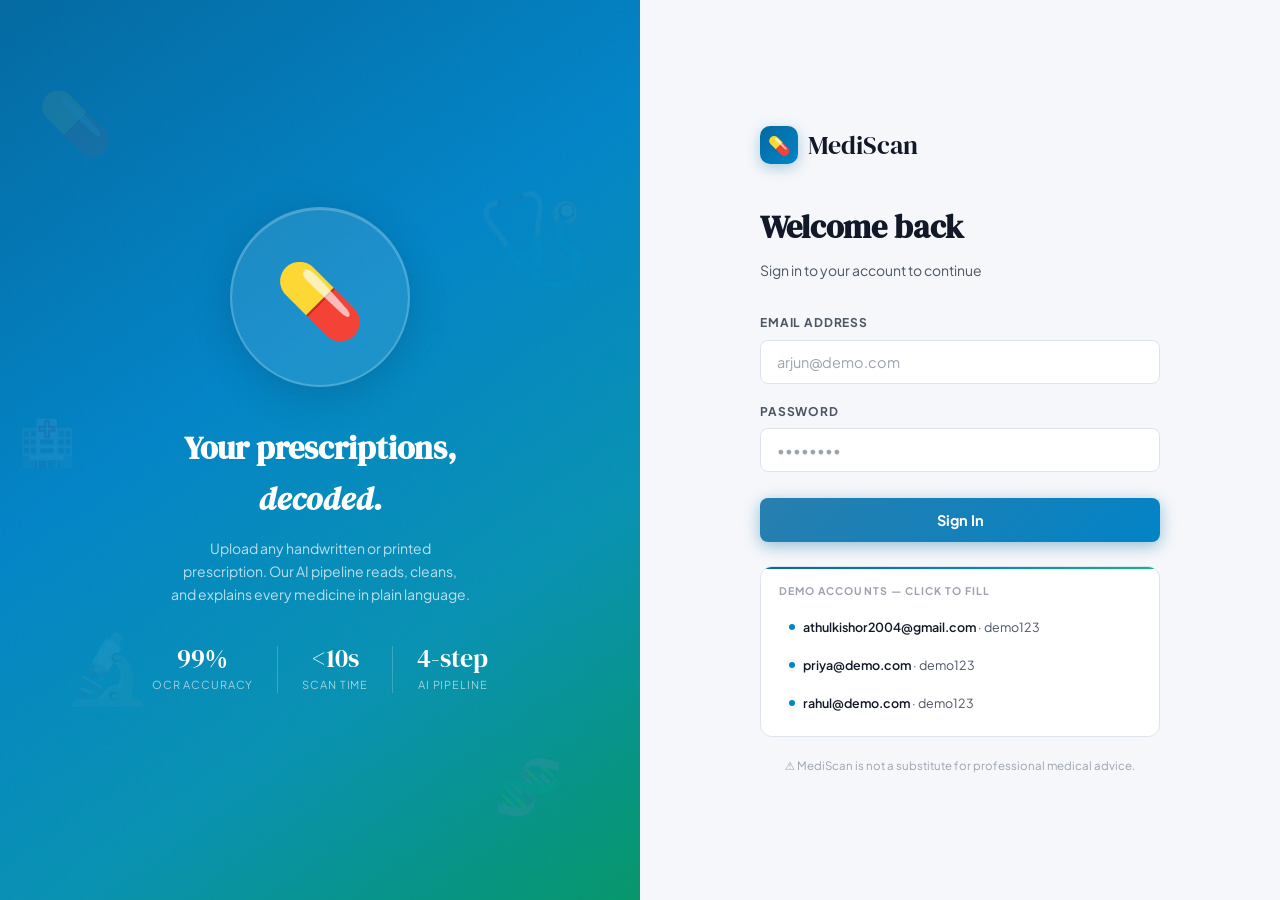
<file: frontend/dashboard.html>
<!DOCTYPE html>
<html lang="en">
<head>
    <meta charset="UTF-8">
    <meta name="viewport" content="width=device-width, initial-scale=1.0">
    <title>MediScan — Dashboard</title>
    <link href="https://fonts.googleapis.com/css2?family=DM+Serif+Display:ital@0;1&family=Plus+Jakarta+Sans:wght@300;400;500;600;700&display=swap" rel="stylesheet">
    <link rel="stylesheet" href="style.css">
    <style>
        /* Dashboard extras */
        .welcome-banner {
            background: linear-gradient(135deg, var(--teal) 0%, var(--teal-l) 50%, #0891b2 100%);
            border-radius: var(--r-xl); padding: 32px 36px;
            margin-bottom: 28px; position: relative; overflow: hidden;
            animation: fadeUp 0.6s var(--ease) both;
            box-shadow: 0 8px 32px rgba(3,105,161,0.25);
        }
        .welcome-banner::before {
            content: ''; position: absolute; inset: 0;
            background: url("data:image/svg+xml,%3Csvg width='60' height='60' viewBox='0 0 60 60' xmlns='http://www.w3.org/2000/svg'%3E%3Cg fill='none' fill-rule='evenodd'%3E%3Cg fill='%23ffffff' fill-opacity='0.04'%3E%3Ccircle cx='30' cy='30' r='20'/%3E%3C/g%3E%3C/g%3E%3C/svg%3E");
        }
        .welcome-banner::after {
            content: '🩺'; position: absolute; right: 32px; top: 50%;
            transform: translateY(-50%); font-size: 72px; opacity: 0.12;
            pointer-events: none;
        }
        .wb-eyebrow {
            font-size: 11px; font-weight: 600; letter-spacing: 0.12em;
            text-transform: uppercase; color: rgba(255,255,255,0.7);
            margin-bottom: 8px;
        }
        .wb-name {
            font-family: var(--serif); font-size: 2rem;
            color: #fff; margin-bottom: 6px; position: relative; z-index: 1;
        }
        .wb-sub { font-size: 14px; color: rgba(255,255,255,0.72); position: relative; z-index: 1; }

        /* Stagger action cards */
        .action-card:nth-child(1) { animation-delay: 0.1s; }
        .action-card:nth-child(2) { animation-delay: 0.2s; }
        .action-card:nth-child(3) { animation-delay: 0.3s; }

        /* Rx card list animation */
        .rx-card { animation: cardSlide 0.5s var(--ease) both; }
        .rx-card:nth-child(1) { animation-delay: 0.05s; }
        .rx-card:nth-child(2) { animation-delay: 0.10s; }
        .rx-card:nth-child(3) { animation-delay: 0.15s; }
        .rx-card:nth-child(4) { animation-delay: 0.20s; }
        .rx-card:nth-child(5) { animation-delay: 0.25s; }

        /* Med pills strip inside rx-card */
        .rx-med-pill {
            display: inline-block; padding: 2px 10px;
            background: var(--teal-xl); border: 1px solid rgba(3,105,161,0.15);
            border-radius: 20px; font-size: 11px; color: var(--teal);
            font-weight: 600; margin-right: 4px; margin-top: 4px;
        }

        /* Section title tweak */
        .section-title-row {
            display: flex; align-items: center; justify-content: space-between;
            margin-bottom: 16px;
        }
        .section-title-row h2 { margin-bottom: 0; }
        .rx-count-badge {
            font-size: 12px; color: var(--text-3); font-weight: 500;
        }

        /* Empty state inline icon */
        .empty-icon { font-size: 48px; margin-bottom: 12px; }
    </style>
</head>
<body>
    <div class="bg-blobs">
        <div class="blob blob-1"></div>
        <div class="blob blob-2"></div>
        <div class="blob blob-3"></div>
    </div>

    <div class="app-container">
        <!-- Nav -->
        <nav class="dash-nav">
            <div class="logo-section" style="justify-content:flex-start;">
                <div class="logo-icon" style="width:34px;height:34px;border-radius:9px;font-size:17px;">💊</div>
                <span class="logo-text" style="font-size:1.35rem;">MediScan</span>
            </div>
            <div class="nav-right">
                <span class="nav-user" id="nav-user"></span>
                <a href="reminders.html" class="btn-nav">⏰ Reminders</a>
                <button class="btn-nav" onclick="logout()">Sign Out</button>
            </div>
        </nav>

        <main class="main-content">
            <!-- Welcome banner -->
            <div class="welcome-banner">
                <div class="wb-eyebrow">Dashboard</div>
                <h1 class="wb-name" id="welcome-name">Good day!</h1>
                <p class="wb-sub">Manage your prescriptions, set reminders, and stay on top of your health.</p>
            </div>

            <!-- Quick Actions -->
            <div class="dash-actions" style="margin-bottom:32px;">
                <a href="index.html" class="action-card">
                    <span class="action-icon">📤</span>
                    <span class="action-label">Upload Prescription</span>
                </a>
                <a href="reminders.html" class="action-card">
                    <span class="action-icon">⏰</span>
                    <span class="action-label">Manage Reminders</span>
                </a>
            </div>

            <!-- Prescriptions -->
            <section class="dash-section" style="animation-delay:0.15s;">
                <div class="section-title-row">
                    <h2>📋 Your Prescriptions</h2>
                    <span class="rx-count-badge" id="rx-count"></span>
                </div>
                <div id="prescriptions-list">
                    <p class="loading-text">Loading prescriptions…</p>
                </div>
            </section>
        </main>

        <footer class="app-footer">
            <p>MediScan — Built for clarity, not complexity &nbsp;·&nbsp; ⚠ Not a substitute for medical advice</p>
        </footer>
    </div>

    <script src="auth.js"></script>
    <script>
        if (!requireAuth()) throw 'redirect';
        const user = getUser();

        // Personalised greeting
        if (user) {
            const hour = new Date().getHours();
            const greeting = hour < 12 ? 'Good morning' : hour < 17 ? 'Good afternoon' : 'Good evening';
            document.getElementById('welcome-name').textContent = greeting + ', ' + (user.name || 'there') + ' 👋';
            document.getElementById('nav-user').textContent = '👤 ' + user.name;
        }

        async function loadPrescriptions() {
            const container = document.getElementById('prescriptions-list');
            try {
                const res  = await fetch(API_BASE + '/prescriptions', { headers: authHeaders() });
                if (!res.ok) throw new Error('Failed to load');
                const data = await res.json();
                const list = data.prescriptions || [];

                document.getElementById('rx-count').textContent = list.length + ' prescription' + (list.length !== 1 ? 's' : '');

                if (list.length === 0) {
                    container.innerHTML = `
                        <div class="empty-state">
                            <div class="empty-icon">📋</div>
                            <p style="font-size:15px;font-weight:600;color:var(--text-2);margin-bottom:6px;">No prescriptions yet</p>
                            <p style="font-size:13px;color:var(--text-3);margin-bottom:20px;">Upload your first prescription to get started</p>
                            <a href="index.html" class="btn btn-primary" style="display:inline-flex;">📤 Upload Prescription</a>
                        </div>`;
                    return;
                }

                container.innerHTML = list.map((rx, i) => {
                    const meds = rx.medicines || [];
                    const date = new Date(rx.uploaded_at).toLocaleDateString('en-IN', { day:'numeric', month:'short', year:'numeric' });
                    const pills = meds.slice(0,4).map(m => `<span class="rx-med-pill">${m.name || 'Unknown'}</span>`).join('');
                    const more  = meds.length > 4 ? `<span class="rx-med-pill">+${meds.length-4} more</span>` : '';
                    return `
                        <div class="rx-card" style="animation-delay:${i*0.06}s;">
                            <div class="rx-header">
                                <span class="rx-file">📄 ${rx.filename || 'Prescription'}</span>
                                <span class="rx-date">${date}</span>
                            </div>
                            <div style="margin-top:8px;">${pills}${more}</div>
                            <div class="rx-count" style="margin-top:8px;">${meds.length} medicine${meds.length !== 1 ? 's' : ''} detected</div>
                        </div>`;
                }).join('');
            } catch (err) {
                container.innerHTML = '<p style="color:var(--err);font-size:13.5px;">Failed to load prescriptions.</p>';
            }
        }

        loadPrescriptions();
    </script>
</body>
</html>
</file>
<file: frontend/style.css>
/* MediScan — Fresh Light Medical Theme */
@import url('https://fonts.googleapis.com/css2?family=DM+Serif+Display:ital@0;1&family=Plus+Jakarta+Sans:wght@300;400;500;600;700&display=swap');

:root {
    /* Core Palette — Clinical Light */
    --bg: #f5f7fa;
    --bg-warm: #fafbfc;
    --surface: #ffffff;
    --surface2: #f0f4f8;
    --surface3: #e8eef5;

    /* Borders */
    --border: #dde4ed;
    --border-s: #c4cfdd;

    /* Text */
    --text: #111827;
    --text-2: #4b5563;
    --text-3: #9ca3af;
    --text-muted: #9ca3af;
    --text-secondary: #6b7280;

    /* Brand — Sky Teal + Sage */
    --teal: #0369a1;
    --teal-l: #0284c7;
    --teal-xl: #e0f2fe;
    --teal-xxl: #f0f9ff;
    --teal-glow: rgba(3, 105, 161, 0.12);

    --sage: #059669;
    --sage-l: #10b981;
    --sage-xl: #d1fae5;

    /* Accent */
    --amber: #b45309;
    --amber-l: #d97706;
    --amber-xl: #fef3c7;

    /* States */
    --ok: #059669;
    --warn: #d97706;
    --err: #dc2626;
    --error: #dc2626;
    --success: #059669;

    /* Radii */
    --radius-xs: 4px;
    --radius-sm: 8px;
    --r-sm: 8px;
    --r-md: 12px;
    --r-lg: 18px;
    --r-xl: 24px;

    /* Shadows */
    --shadow: 0 1px 3px rgba(17, 24, 39, 0.06), 0 4px 16px rgba(17, 24, 39, 0.05);
    --shadow-lg: 0 4px 24px rgba(17, 24, 39, 0.09), 0 1px 4px rgba(17, 24, 39, 0.05);
    --shadow-card: 0 2px 8px rgba(3, 105, 161, 0.06), 0 8px 32px rgba(17, 24, 39, 0.07);

    /* Fonts */
    --serif: 'DM Serif Display', Georgia, serif;
    --sans: 'Plus Jakarta Sans', system-ui, sans-serif;

    --ease: cubic-bezier(0.4, 0, 0.2, 1);
    --spring: cubic-bezier(0.34, 1.56, 0.64, 1);
}

*,
*::before,
*::after {
    box-sizing: border-box;
    margin: 0;
    padding: 0;
}

html {
    font-size: 16px;
    scroll-behavior: smooth;
}

body {
    font-family: var(--sans);
    background: var(--bg);
    color: var(--text);
    min-height: 100vh;
    line-height: 1.6;
    -webkit-font-smoothing: antialiased;
    overflow-x: hidden;
}

/* ══════════════════════════════════════
   CANVAS BACKGROUND
══════════════════════════════════════ */
#bg-canvas {
    position: fixed;
    inset: 0;
    z-index: 0;
    width: 100%;
    height: 100%;
    pointer-events: none;
    opacity: 0.35;
}

/* ══════════════════════════════════════
   BACKGROUND BLOBS (login/dashboard)
══════════════════════════════════════ */
.bg-blobs {
    position: fixed;
    inset: 0;
    z-index: 0;
    pointer-events: none;
    overflow: hidden;
}

.blob {
    position: absolute;
    border-radius: 50%;
    filter: blur(70px);
    opacity: 0.5;
    animation: blobDrift 12s ease-in-out infinite alternate;
}

.blob-1 {
    width: 520px;
    height: 520px;
    background: radial-gradient(circle, rgba(3, 105, 161, 0.12) 0%, transparent 70%);
    top: -140px;
    left: -120px;
    animation-delay: 0s;
}

.blob-2 {
    width: 420px;
    height: 420px;
    background: radial-gradient(circle, rgba(5, 150, 105, 0.09) 0%, transparent 70%);
    bottom: -100px;
    right: -80px;
    animation-delay: -4s;
}

.blob-3 {
    width: 350px;
    height: 350px;
    background: radial-gradient(circle, rgba(3, 105, 161, 0.07) 0%, transparent 70%);
    top: 45%;
    left: 35%;
    animation-delay: -8s;
}

@keyframes blobDrift {
    from {
        transform: translate(0, 0) scale(1);
    }

    to {
        transform: translate(30px, 20px) scale(1.06);
    }
}

/* Orbs for main scanner page */
.orb {
    position: fixed;
    border-radius: 50%;
    filter: blur(80px);
    pointer-events: none;
    z-index: 0;
}

.orb-1 {
    width: 500px;
    height: 500px;
    background: radial-gradient(circle, rgba(3, 105, 161, 0.09) 0%, transparent 70%);
    top: -120px;
    left: -120px;
    animation: orbDrift 16s ease-in-out infinite alternate;
}

.orb-2 {
    width: 400px;
    height: 400px;
    background: radial-gradient(circle, rgba(5, 150, 105, 0.07) 0%, transparent 70%);
    bottom: -100px;
    right: -100px;
    animation: orbDrift 20s ease-in-out infinite alternate-reverse;
}

.orb-3 {
    width: 350px;
    height: 350px;
    background: radial-gradient(circle, rgba(3, 105, 161, 0.06) 0%, transparent 70%);
    top: 50%;
    left: 40%;
    animation: orbDrift 14s ease-in-out infinite alternate;
}

@keyframes orbDrift {
    from {
        transform: translate(0, 0);
    }

    to {
        transform: translate(20px, 15px);
    }
}

/* ══════════════════════════════════════
   APP SHELL (scanner)
══════════════════════════════════════ */
.app {
    position: relative;
    z-index: 1;
    width: 100%;
    padding: 0 40px 80px;
}

/* ══════════════════════════════════════
   HEADER
══════════════════════════════════════ */
.header {
    padding: 18px 0;
    border-bottom: 1px solid var(--border);
    background: rgba(255, 255, 255, 0.9);
    backdrop-filter: blur(16px);
    -webkit-backdrop-filter: blur(16px);
    position: sticky;
    top: 0;
    z-index: 100;
    animation: fadeDown 0.6s var(--ease) both;
}

.header-inner {
    display: flex;
    align-items: center;
    gap: 24px;
}

.logo {
    display: flex;
    align-items: center;
    gap: 10px;
}

.logo-mark {
    width: 34px;
    height: 34px;
    background: linear-gradient(135deg, var(--teal), var(--teal-l));
    border-radius: var(--r-sm);
    display: flex;
    align-items: center;
    justify-content: center;
    font-family: var(--serif);
    font-size: 12px;
    color: #fff;
    box-shadow: 0 2px 10px rgba(3, 105, 161, 0.35);
    transition: transform 0.3s var(--spring);
}

.logo:hover .logo-mark {
    transform: rotate(-6deg) scale(1.08);
}

.logo-name {
    font-family: var(--serif);
    font-size: 20px;
    font-weight: 400;
    color: var(--text);
    letter-spacing: -0.01em;
}

.nav {
    display: flex;
    gap: 4px;
    margin-left: auto;
}

.nav-link {
    padding: 6px 14px;
    border-radius: 40px;
    font-size: 13px;
    font-weight: 500;
    color: var(--text-2);
    text-decoration: none;
    transition: all 0.2s var(--ease);
}

.nav-link:hover {
    color: var(--text);
    background: var(--surface2);
}

.nav-link.active {
    color: var(--teal);
    background: var(--teal-xl);
    border: 1px solid rgba(3, 105, 161, 0.2);
}

.ai-badge {
    padding: 4px 12px;
    border-radius: 40px;
    font-size: 10.5px;
    font-weight: 600;
    letter-spacing: 0.08em;
    background: linear-gradient(135deg, var(--teal-xl), rgba(209, 250, 229, 0.7));
    border: 1px solid rgba(3, 105, 161, 0.2);
    color: var(--teal);
    animation: badgePulse 4s ease infinite;
}

@keyframes badgePulse {

    0%,
    100% {
        box-shadow: 0 0 0 0 rgba(3, 105, 161, 0.1);
    }

    50% {
        box-shadow: 0 0 0 4px rgba(3, 105, 161, 0.06);
    }
}

/* ══════════════════════════════════════
   HERO
══════════════════════════════════════ */
.hero {
    display: grid;
    grid-template-columns: 1fr 1fr;
    gap: 60px;
    align-items: center;
    padding: 72px 0 56px;
    min-height: 85vh;
    width: 100%;
}

@media(max-width:860px) {
    .hero {
        grid-template-columns: 1fr;
        padding: 48px 0 40px;
        gap: 40px;
        min-height: auto;
    }
}

.hero-copy {
    animation: fadeUp 0.8s var(--ease) 0.1s both;
}

.eyebrow {
    display: flex;
    align-items: center;
    gap: 8px;
    font-size: 11px;
    font-weight: 600;
    letter-spacing: 0.14em;
    text-transform: uppercase;
    color: var(--teal);
    margin-bottom: 18px;
}

.pulse-dot {
    width: 7px;
    height: 7px;
    border-radius: 50%;
    background: var(--teal);
    box-shadow: 0 0 8px rgba(3, 105, 161, 0.5);
    animation: pulseDot 2s ease infinite;
    flex-shrink: 0;
}

@keyframes pulseDot {

    0%,
    100% {
        opacity: 1;
        transform: scale(1);
    }

    50% {
        opacity: 0.4;
        transform: scale(0.5);
    }
}

.hero-title {
    font-family: var(--serif);
    font-size: clamp(2.8rem, 5vw, 4.2rem);
    font-weight: 400;
    line-height: 1.08;
    color: var(--text);
    margin-bottom: 18px;
}

.hero-title em {
    font-style: italic;
    color: var(--teal);
}

.hero-sub {
    font-size: 15px;
    font-weight: 400;
    color: var(--text-2);
    line-height: 1.75;
    max-width: 440px;
    margin-bottom: 32px;
}

.stats-row {
    display: flex;
    align-items: center;
    gap: 20px;
}

.stat {
    display: flex;
    flex-direction: column;
    gap: 2px;
}

.stat-n {
    font-family: var(--serif);
    font-size: 1.5rem;
    color: var(--text);
    line-height: 1;
}

.stat-l {
    font-size: 10.5px;
    color: var(--text-3);
    font-weight: 500;
    text-transform: uppercase;
    letter-spacing: 0.07em;
}

.stat-sep {
    width: 1px;
    height: 32px;
    background: var(--border);
}

/* ══════════════════════════════════════
   UPLOAD
══════════════════════════════════════ */
.upload-side {
    animation: fadeUp 0.8s var(--ease) 0.25s both;
}

.upload-card {
    background: var(--surface);
    border: 1px solid var(--border);
    border-radius: var(--r-xl);
    box-shadow: var(--shadow-card);
    overflow: hidden;
    transition: box-shadow 0.3s var(--ease), border-color 0.3s var(--ease);
}

.upload-card:hover {
    box-shadow: 0 8px 40px rgba(3, 105, 161, 0.13), 0 2px 8px rgba(17, 24, 39, 0.07);
    border-color: rgba(3, 105, 161, 0.2);
}

.drop-zone {
    padding: 28px 20px;
    text-align: center;
    cursor: pointer;
    transition: background 0.2s var(--ease);
    position: relative;
    background: linear-gradient(to bottom, rgba(240, 249, 255, 0.6), transparent);
}

.drop-zone:hover {
    background: linear-gradient(to bottom, var(--teal-xl), rgba(240, 249, 255, 0.4));
}

.drop-zone.drag-over {
    background: var(--teal-xl);
    border-color: var(--teal-l);
}

/* Upload visual rings */
.drop-visual {
    position: relative;
    width: 52px;
    height: 52px;
    margin: 0 auto 12px;
}

.rings {
    position: absolute;
    inset: 0;
}

.r {
    position: absolute;
    border-radius: 50%;
    border: 1px solid rgba(3, 105, 161, 0.2);
    animation: ringPulse 3s ease infinite;
}

.r1 {
    inset: 0;
    animation-delay: 0s;
}

.r2 {
    inset: -10px;
    opacity: 0.5;
    animation-delay: 0.6s;
}

.r3 {
    inset: -20px;
    opacity: 0.25;
    animation-delay: 1.2s;
}

@keyframes ringPulse {

    0%,
    100% {
        transform: scale(1);
    }

    50% {
        transform: scale(1.07);
    }
}

.drop-zone:hover .r {
    border-color: rgba(3, 105, 161, 0.45);
}

.up-icon {
    position: absolute;
    inset: 0;
    display: flex;
    align-items: center;
    justify-content: center;
    color: var(--teal);
    transition: transform 0.3s var(--spring);
}

.drop-zone:hover .up-icon {
    transform: translateY(-5px);
}

.drop-title {
    font-size: 13.5px;
    font-weight: 600;
    color: var(--text);
    margin-bottom: 3px;
}

.drop-sub {
    font-size: 12px;
    color: var(--text-2);
    margin-bottom: 12px;
}

.drop-link {
    color: var(--teal);
    cursor: pointer;
    text-decoration: underline;
    text-underline-offset: 2px;
    font-weight: 500;
}

.fmt-row {
    display: flex;
    gap: 6px;
    justify-content: center;
    margin-bottom: 10px;
}

.fmt {
    font-size: 9.5px;
    font-weight: 700;
    letter-spacing: 0.07em;
    padding: 3px 8px;
    border-radius: 20px;
    background: var(--teal-xl);
    border: 1px solid rgba(3, 105, 161, 0.2);
    color: var(--teal);
}

.size-note {
    font-size: 11px;
    color: var(--text-3);
}

/* Preview */
.preview-zone {
    border-top: 1px solid var(--border);
}

.preview-bar {
    display: flex;
    align-items: center;
    gap: 12px;
    padding: 12px 18px;
    border-bottom: 1px solid var(--border);
}

.pv-icon {
    color: var(--teal);
    display: flex;
}

.pv-info {
    flex: 1;
    min-width: 0;
}

.pv-name {
    font-size: 13px;
    font-weight: 600;
    color: var(--text);
    white-space: nowrap;
    overflow: hidden;
    text-overflow: ellipsis;
}

.pv-size {
    font-size: 11.5px;
    color: var(--text-3);
    margin-top: 1px;
}

.pv-remove {
    background: rgba(220, 38, 38, 0.07);
    border: 1px solid rgba(220, 38, 38, 0.15);
    color: #dc2626;
    width: 26px;
    height: 26px;
    border-radius: 50%;
    cursor: pointer;
    font-size: 10px;
    display: flex;
    align-items: center;
    justify-content: center;
    transition: all 0.15s;
    flex-shrink: 0;
}

.pv-remove:hover {
    background: rgba(220, 38, 38, 0.14);
}

.pv-img-wrap {
    background: var(--surface2);
    max-height: 220px;
    display: flex;
    align-items: center;
    justify-content: center;
    overflow: hidden;
}

.pv-img-wrap img {
    max-width: 100%;
    max-height: 220px;
    object-fit: contain;
    display: block;
}

/* Action Buttons */
.action-row {
    display: flex;
    gap: 10px;
    padding: 16px 18px;
    border-top: 1px solid var(--border);
    background: linear-gradient(to bottom, transparent, rgba(240, 249, 255, 0.5));
}

.btn-scan {
    flex: 1;
    position: relative;
    overflow: hidden;
    display: flex;
    align-items: center;
    justify-content: center;
    gap: 8px;
    padding: 11px 18px;
    border-radius: var(--r-md);
    background: linear-gradient(135deg, var(--teal), var(--teal-l));
    border: none;
    color: #fff;
    font-family: var(--sans);
    font-size: 13.5px;
    font-weight: 600;
    cursor: pointer;
    transition: all 0.25s var(--ease);
    box-shadow: 0 2px 12px rgba(3, 105, 161, 0.35);
}

.btn-scan:hover {
    transform: translateY(-1px);
    box-shadow: 0 4px 20px rgba(3, 105, 161, 0.45);
}

.btn-scan:active {
    transform: translateY(0);
}

.btn-glow {
    position: absolute;
    inset: 0;
    background: linear-gradient(135deg, rgba(255, 255, 255, 0.15), transparent);
    pointer-events: none;
}

.btn-soft {
    padding: 11px 16px;
    border-radius: var(--r-md);
    border: 1px solid var(--border);
    background: var(--surface);
    color: var(--text-2);
    font-family: var(--sans);
    font-size: 13px;
    font-weight: 500;
    cursor: pointer;
    transition: all 0.2s var(--ease);
    white-space: nowrap;
}

.btn-soft:hover {
    border-color: var(--teal);
    color: var(--teal);
    background: var(--teal-xl);
}

.chips {
    display: flex;
    gap: 8px;
    margin-top: 14px;
    flex-wrap: wrap;
}

.chip {
    padding: 5px 12px;
    border-radius: 40px;
    font-size: 11.5px;
    font-weight: 500;
    background: var(--surface);
    border: 1px solid var(--border);
    color: var(--text-2);
    transition: all 0.2s;
    cursor: default;
}

.chip:hover {
    border-color: var(--teal);
    color: var(--teal);
    background: var(--teal-xl);
}

/* ══════════════════════════════════════
   PROGRESS
══════════════════════════════════════ */
.progress-wrap {
    display: flex;
    align-items: center;
    justify-content: center;
    padding: 80px 0;
    animation: fadeUp 0.5s var(--ease) both;
}

.progress-inner {
    width: 100%;
    max-width: 600px;
    text-align: center;
}

.scan-anim {
    position: relative;
    width: 90px;
    height: 90px;
    margin: 0 auto 28px;
}

.scan-ring {
    position: absolute;
    border-radius: 50%;
    border: 1.5px solid var(--teal-l);
    animation: scanPulse 2.2s ease infinite;
}

.sa1 {
    inset: 0;
    animation-delay: 0s;
}

.sa2 {
    inset: -14px;
    opacity: 0.4;
    animation-delay: 0.4s;
}

.sa3 {
    inset: -28px;
    opacity: 0.2;
    animation-delay: 0.8s;
}

@keyframes scanPulse {

    0%,
    100% {
        transform: scale(1);
        opacity: 1;
    }

    50% {
        transform: scale(1.1);
        opacity: 0.3;
    }
}

.scan-core {
    position: absolute;
    inset: 0;
    display: flex;
    align-items: center;
    justify-content: center;
    background: var(--surface);
    border: 1px solid rgba(3, 105, 161, 0.3);
    border-radius: 50%;
    color: var(--teal);
    box-shadow: 0 0 20px rgba(3, 105, 161, 0.2);
    animation: coreGlow 2s ease infinite;
}

@keyframes coreGlow {

    0%,
    100% {
        box-shadow: 0 0 12px rgba(3, 105, 161, 0.15);
    }

    50% {
        box-shadow: 0 0 28px rgba(3, 105, 161, 0.35);
    }
}

.prog-eyebrow {
    font-size: 10.5px;
    font-weight: 600;
    letter-spacing: 0.14em;
    text-transform: uppercase;
    color: var(--teal);
    margin-bottom: 8px;
}

.prog-title {
    font-family: var(--serif);
    font-size: 1.9rem;
    color: var(--text);
    margin-bottom: 32px;
}

.steps-grid {
    display: grid;
    grid-template-columns: repeat(4, 1fr);
    gap: 10px;
    margin-bottom: 24px;
}

@media(max-width:640px) {
    .steps-grid {
        grid-template-columns: repeat(2, 1fr);
    }
}

.step-tile {
    background: var(--surface);
    border: 1px solid var(--border);
    border-radius: var(--r-md);
    padding: 14px 12px;
    display: flex;
    flex-direction: column;
    gap: 4px;
    text-align: left;
    transition: all 0.3s var(--ease);
    box-shadow: var(--shadow);
}

.step-tile.active {
    border-color: var(--teal-l);
    background: var(--teal-xl);
    box-shadow: 0 0 16px rgba(3, 105, 161, 0.15);
}

.step-tile.done {
    border-color: rgba(5, 150, 105, 0.35);
    background: rgba(5, 150, 105, 0.05);
}

.step-num {
    font-family: var(--serif);
    font-size: 1.1rem;
    color: var(--text-3);
    line-height: 1;
}

.step-tile.active .step-num {
    color: var(--teal);
}

.step-tile.done .step-num {
    color: var(--ok);
}

.step-n {
    font-size: 12.5px;
    font-weight: 600;
    color: var(--text);
}

.step-d {
    font-size: 10.5px;
    color: var(--text-3);
}

.prog-track {
    height: 3px;
    background: var(--border);
    border-radius: 2px;
    overflow: hidden;
}

.prog-fill {
    height: 100%;
    width: 0%;
    background: linear-gradient(90deg, var(--teal), var(--teal-l), var(--sage-l));
    transition: width 0.6s var(--ease);
    border-radius: 2px;
}

/* ══════════════════════════════════════
   RESULTS
══════════════════════════════════════ */
.results {
    padding: 56px 0;
    animation: fadeUp 0.5s var(--ease) both;
}

.results-top {
    margin-bottom: 32px;
}

.results-title {
    font-family: var(--serif);
    font-size: clamp(1.8rem, 3.5vw, 2.8rem);
    color: var(--text);
    margin-bottom: 14px;
}

.res-badges {
    display: flex;
    flex-wrap: wrap;
    gap: 8px;
}

.rbadge {
    padding: 4px 12px;
    border-radius: 40px;
    font-size: 11px;
    font-weight: 600;
}

.rbadge-success {
    background: rgba(5, 150, 105, 0.08);
    border: 1px solid rgba(5, 150, 105, 0.25);
    color: var(--ok);
}

.rbadge-error {
    background: rgba(220, 38, 38, 0.07);
    border: 1px solid rgba(220, 38, 38, 0.2);
    color: var(--err);
}

.rbadge-pending {
    background: var(--amber-xl);
    border: 1px solid rgba(180, 83, 9, 0.2);
    color: var(--amber);
}

.text-panel {
    background: var(--surface);
    border: 1px solid var(--border);
    border-radius: var(--r-lg);
    overflow: hidden;
    margin-bottom: 18px;
    box-shadow: var(--shadow);
    animation: fadeUp 0.4s var(--ease) both;
}

.tp-head {
    display: flex;
    align-items: center;
    gap: 10px;
    padding: 13px 18px;
    border-bottom: 1px solid var(--border);
    background: linear-gradient(to right, var(--surface2), var(--surface));
}

.tp-icon {
    width: 24px;
    height: 24px;
    border-radius: 5px;
    display: flex;
    align-items: center;
    justify-content: center;
    flex-shrink: 0;
}

.amber-icon {
    background: var(--amber-xl);
    color: var(--amber);
    border: 1px solid rgba(180, 83, 9, 0.2);
}

.teal-icon {
    background: var(--teal-xl);
    color: var(--teal);
    border: 1px solid rgba(3, 105, 161, 0.2);
}

.tp-label {
    font-size: 11.5px;
    font-weight: 600;
    letter-spacing: 0.07em;
    text-transform: uppercase;
    color: var(--text-2);
    flex: 1;
}

.tp-tag {
    padding: 3px 9px;
    border-radius: 20px;
    font-size: 10px;
    font-weight: 600;
}

.amber-tag {
    background: var(--amber-xl);
    border: 1px solid rgba(180, 83, 9, 0.2);
    color: var(--amber);
}

.teal-tag {
    background: var(--teal-xl);
    border: 1px solid rgba(3, 105, 161, 0.2);
    color: var(--teal);
}

.tp-text {
    font-family: 'Courier New', monospace;
    font-size: 12px;
    color: var(--text-2);
    line-height: 1.75;
    white-space: pre-wrap;
    word-wrap: break-word;
    padding: 16px 18px;
    max-height: 240px;
    overflow-y: auto;
    background: var(--surface2);
}

.tp-text:not(.mono) {
    font-family: var(--sans);
    font-size: 13.5px;
    color: var(--text);
    background: var(--surface);
}

/* ══════════════════════════════════════
   MEDICINE CARDS
══════════════════════════════════════ */
.med-card {
    background: var(--surface);
    border: 1px solid var(--border);
    border-radius: var(--r-lg);
    overflow: hidden;
    margin-bottom: 14px;
    box-shadow: var(--shadow);
    transition: box-shadow 0.3s var(--ease), border-color 0.25s var(--ease), transform 0.25s var(--spring);
    animation: cardSlide 0.5s var(--ease) both;
    position: relative;
}

@keyframes cardSlide {
    from {
        opacity: 0;
        transform: translateY(16px);
    }

    to {
        opacity: 1;
        transform: translateY(0);
    }
}

.med-card::before {
    content: '';
    position: absolute;
    left: 0;
    top: 0;
    bottom: 0;
    width: 4px;
    background: linear-gradient(to bottom, var(--teal), var(--sage-l));
}

.med-card:hover {
    box-shadow: 0 8px 32px rgba(3, 105, 161, 0.12), 0 2px 8px rgba(17, 24, 39, 0.07);
    border-color: rgba(3, 105, 161, 0.25);
    transform: translateY(-2px);
}

.med-card-head {
    display: flex;
    align-items: flex-start;
    gap: 14px;
    padding: 20px 22px;
    border-bottom: 1px solid var(--border);
    background: linear-gradient(135deg, rgba(3, 105, 161, 0.04), transparent);
}

.med-num-badge {
    font-family: var(--serif);
    font-size: 1.8rem;
    color: rgba(3, 105, 161, 0.22);
    line-height: 1;
    flex-shrink: 0;
    min-width: 30px;
}

.med-head-text {
    flex: 1;
}

.med-name {
    font-family: var(--serif);
    font-size: 1.3rem;
    color: var(--text);
    line-height: 1.2;
}

.med-dosage {
    font-size: 12px;
    color: var(--teal);
    font-weight: 600;
    margin-top: 4px;
}

.med-card-body {
    padding: 18px 22px;
}

.med-grid {
    display: grid;
    grid-template-columns: 1fr 1fr;
    gap: 14px;
    margin-bottom: 14px;
}

@media(max-width:500px) {
    .med-grid {
        grid-template-columns: 1fr;
    }
}

.med-lbl {
    font-size: 9px;
    font-weight: 700;
    letter-spacing: 0.12em;
    text-transform: uppercase;
    color: var(--text-3);
    margin-bottom: 4px;
    display: block;
}

.med-val {
    font-size: 13px;
    color: var(--text-2);
    line-height: 1.5;
}

.med-tags {
    display: flex;
    flex-wrap: wrap;
    gap: 6px;
}

.med-tag {
    padding: 3px 10px;
    border-radius: 20px;
    font-size: 11.5px;
    background: rgba(220, 38, 38, 0.06);
    border: 1px solid rgba(220, 38, 38, 0.15);
    color: var(--err);
}

.med-tag.w {
    background: var(--amber-xl);
    border-color: rgba(180, 83, 9, 0.2);
    color: var(--amber);
}

.plain-english {
    margin: 0 22px 18px;
    padding: 12px 16px;
    background: linear-gradient(to right, var(--teal-xl), rgba(240, 249, 255, 0.5));
    border-left: 2px solid var(--teal);
    border-radius: 0 var(--r-sm) var(--r-sm) 0;
    font-family: var(--serif);
    font-style: italic;
    font-size: 14.5px;
    color: var(--text-2);
    line-height: 1.65;
}

/* ══════════════════════════════════════
   ERROR / RESCAN
══════════════════════════════════════ */
.error-panel {
    display: flex;
    gap: 14px;
    align-items: flex-start;
    background: rgba(220, 38, 38, 0.04);
    border: 1px solid rgba(220, 38, 38, 0.15);
    border-radius: var(--r-lg);
    padding: 20px 22px;
    margin-bottom: 18px;
    color: var(--err);
}

.err-title {
    font-family: var(--serif);
    font-size: 1rem;
    color: var(--err);
    margin-bottom: 4px;
    font-weight: 400;
}

.err-body {
    font-size: 13px;
    color: var(--text-2);
}

.btn-rescan {
    display: flex;
    align-items: center;
    justify-content: center;
    gap: 8px;
    width: 100%;
    margin-top: 10px;
    padding: 13px;
    border: 1px solid var(--border);
    border-radius: var(--r-md);
    background: var(--surface);
    color: var(--text-2);
    font-family: var(--sans);
    font-size: 13.5px;
    font-weight: 500;
    cursor: pointer;
    transition: all 0.2s var(--ease);
    box-shadow: var(--shadow);
}

.btn-rescan:hover {
    border-color: var(--teal);
    color: var(--teal);
    background: var(--teal-xl);
}

/* ══════════════════════════════════════
   FOOTER
══════════════════════════════════════ */
.footer {
    padding: 24px 0;
    border-top: 1px solid var(--border);
    display: flex;
    align-items: center;
    gap: 10px;
    flex-wrap: wrap;
    font-size: 12px;
    color: var(--text-3);
}

.footer-brand {
    font-family: var(--serif);
    font-size: 14px;
    color: var(--text-2);
}

.footer-sep {
    opacity: 0.4;
}

.footer-warn {
    opacity: 0.6;
}

/* ══════════════════════════════════════
   APP CONTAINER (login/dashboard/reminders)
══════════════════════════════════════ */
.app-container {
    position: relative;
    z-index: 1;
    width: 100%;
    padding: 0 40px 80px;
    min-height: 100vh;
    display: flex;
    flex-direction: column;
}

.app-header {
    padding: 48px 0 32px;
    text-align: center;
    animation: fadeDown 0.7s var(--ease) both;
}

.logo-section {
    display: flex;
    align-items: center;
    justify-content: center;
    gap: 12px;
    margin-bottom: 10px;
}

.logo-icon {
    width: 44px;
    height: 44px;
    background: linear-gradient(135deg, var(--teal), var(--teal-l));
    border-radius: 12px;
    display: flex;
    align-items: center;
    justify-content: center;
    font-size: 22px;
    box-shadow: 0 4px 16px rgba(3, 105, 161, 0.3);
    animation: iconBounce 0.8s var(--spring) 0.3s both;
}

@keyframes iconBounce {
    from {
        transform: scale(0.6) rotate(-10deg);
        opacity: 0;
    }

    to {
        transform: scale(1) rotate(0);
        opacity: 1;
    }
}

.logo-text {
    font-family: var(--serif);
    font-size: 2rem;
    color: var(--text);
    letter-spacing: -0.01em;
}

.tagline {
    font-size: 14px;
    color: var(--text-2);
    font-weight: 400;
}

/* ══════════════════════════════════════
   NAV (dashboard)
══════════════════════════════════════ */
.dash-nav {
    display: flex;
    align-items: center;
    gap: 16px;
    padding: 16px 0;
    border-bottom: 1px solid var(--border);
    background: rgba(255, 255, 255, 0.9);
    backdrop-filter: blur(16px);
    position: sticky;
    top: 0;
    z-index: 100;
    animation: fadeDown 0.5s var(--ease) both;
    margin-bottom: 40px;
}

.nav-right {
    display: flex;
    align-items: center;
    gap: 12px;
    margin-left: auto;
}

.nav-user {
    font-size: 13.5px;
    font-weight: 500;
    color: var(--text-2);
}

.btn-nav {
    padding: 7px 16px;
    border-radius: 40px;
    border: 1px solid var(--border);
    background: var(--surface);
    color: var(--text-2);
    font-family: var(--sans);
    font-size: 13px;
    font-weight: 500;
    cursor: pointer;
    text-decoration: none;
    transition: all 0.2s var(--ease);
    display: inline-flex;
    align-items: center;
}

.btn-nav:hover {
    border-color: var(--teal);
    color: var(--teal);
    background: var(--teal-xl);
}

/* ══════════════════════════════════════
   MAIN CONTENT
══════════════════════════════════════ */
.main-content {
    flex: 1;
    padding-top: 8px;
}

/* ══════════════════════════════════════
   DASH QUICK ACTIONS
══════════════════════════════════════ */
.dash-actions {
    display: grid;
    grid-template-columns: repeat(auto-fit, minmax(200px, 1fr));
    gap: 16px;
    margin-bottom: 36px;
}

.action-card {
    display: flex;
    flex-direction: column;
    align-items: center;
    justify-content: center;
    gap: 10px;
    padding: 28px 20px;
    background: var(--surface);
    border: 1.5px solid var(--border);
    border-radius: var(--r-lg);
    text-decoration: none;
    color: var(--text-2);
    font-weight: 500;
    font-size: 14px;
    box-shadow: var(--shadow);
    transition: all 0.25s var(--spring);
    animation: cardSlide 0.5s var(--ease) both;
}

.action-card:hover {
    border-color: var(--teal);
    color: var(--teal);
    background: var(--teal-xxl);
    box-shadow: 0 4px 24px rgba(3, 105, 161, 0.15);
    transform: translateY(-3px);
}

.action-icon {
    font-size: 28px;
    transition: transform 0.3s var(--spring);
}

.action-card:hover .action-icon {
    transform: scale(1.15) rotate(-5deg);
}

.action-label {
    font-size: 13.5px;
    font-weight: 600;
}

/* ══════════════════════════════════════
   SECTIONS
══════════════════════════════════════ */
.dash-section {
    background: var(--surface);
    border: 1px solid var(--border);
    border-radius: var(--r-lg);
    padding: 28px 28px;
    margin-bottom: 24px;
    box-shadow: var(--shadow);
    animation: fadeUp 0.5s var(--ease) both;
}

.dash-section h2,
.dash-section h3 {
    font-family: var(--serif);
    font-size: 1.35rem;
    color: var(--text);
    margin-bottom: 18px;
    display: flex;
    align-items: center;
    gap: 8px;
}

.dash-section h2 {
    font-size: 1.6rem;
}

/* ══════════════════════════════════════
   PRESCRIPTION CARDS
══════════════════════════════════════ */
.rx-card {
    background: var(--surface2);
    border: 1px solid var(--border);
    border-radius: var(--r-md);
    padding: 18px 20px;
    margin-bottom: 12px;
    transition: all 0.25s var(--ease);
    position: relative;
    overflow: hidden;
}

.rx-card::after {
    content: '';
    position: absolute;
    inset: 0;
    background: linear-gradient(135deg, rgba(3, 105, 161, 0.03), transparent);
    pointer-events: none;
}

.rx-card:hover {
    border-color: rgba(3, 105, 161, 0.3);
    box-shadow: 0 4px 16px rgba(3, 105, 161, 0.1);
    transform: translateX(4px);
}

.rx-header {
    display: flex;
    align-items: center;
    justify-content: space-between;
    margin-bottom: 6px;
}

.rx-file {
    font-size: 13.5px;
    font-weight: 600;
    color: var(--text);
}

.rx-date {
    font-size: 12px;
    color: var(--text-3);
}

.rx-meds {
    font-size: 13px;
    color: var(--text-2);
    margin-bottom: 4px;
}

.rx-count {
    font-size: 11.5px;
    color: var(--teal);
    font-weight: 600;
}

/* ══════════════════════════════════════
   FORMS
══════════════════════════════════════ */
.form-label {
    font-size: 12px;
    font-weight: 600;
    color: var(--text-2);
    display: block;
    margin-bottom: 6px;
    text-transform: uppercase;
    letter-spacing: 0.06em;
}

.form-input {
    width: 100%;
    padding: 10px 14px;
    border: 1.5px solid var(--border);
    border-radius: var(--r-sm);
    background: var(--surface);
    color: var(--text);
    font-family: var(--sans);
    font-size: 14px;
    transition: all 0.2s var(--ease);
    outline: none;
    display: block;
}

.form-input:focus {
    border-color: var(--teal-l);
    box-shadow: 0 0 0 3px rgba(3, 105, 161, 0.1);
}

.form-input::placeholder {
    color: var(--text-3);
}

/* ══════════════════════════════════════
   BUTTONS
══════════════════════════════════════ */
.btn {
    display: inline-flex;
    align-items: center;
    justify-content: center;
    gap: 8px;
    padding: 10px 20px;
    border-radius: var(--r-sm);
    font-family: var(--sans);
    font-size: 14px;
    font-weight: 600;
    cursor: pointer;
    border: none;
    transition: all 0.2s var(--ease);
    text-decoration: none;
}

.btn-primary {
    background: linear-gradient(135deg, var(--teal), var(--teal-l));
    color: #fff;
    box-shadow: 0 2px 12px rgba(3, 105, 161, 0.35);
}

.btn-primary:hover {
    transform: translateY(-1px);
    box-shadow: 0 4px 20px rgba(3, 105, 161, 0.45);
}

.btn-secondary {
    background: var(--surface);
    color: var(--text-2);
    border: 1.5px solid var(--border);
}

.btn-secondary:hover {
    border-color: var(--teal);
    color: var(--teal);
    background: var(--teal-xl);
}

/* ══════════════════════════════════════
   REMINDERS TABLE
══════════════════════════════════════ */
.rem-table {
    width: 100%;
    border-collapse: collapse;
    font-size: 13px;
}

.rem-table thead tr {
    background: var(--surface2);
}

.rem-table th {
    padding: 10px 14px;
    text-align: left;
    font-size: 10.5px;
    font-weight: 700;
    letter-spacing: 0.08em;
    text-transform: uppercase;
    color: var(--text-3);
    border-bottom: 1px solid var(--border);
}

.rem-table td {
    padding: 12px 14px;
    color: var(--text-2);
    border-bottom: 1px solid var(--border);
    vertical-align: middle;
}

.rem-table tr:last-child td {
    border-bottom: none;
}

.rem-table tr:hover td {
    background: rgba(3, 105, 161, 0.02);
}

.rem-table strong {
    color: var(--text);
    font-weight: 600;
}

.rem-table small {
    color: var(--text-3);
    font-size: 11px;
}

.badge-active {
    background: rgba(5, 150, 105, 0.1);
    border: 1px solid rgba(5, 150, 105, 0.25);
    color: var(--ok);
    padding: 3px 10px;
    border-radius: 20px;
    font-size: 11px;
    font-weight: 600;
    white-space: nowrap;
}

.badge-paused {
    background: var(--amber-xl);
    border: 1px solid rgba(180, 83, 9, 0.2);
    color: var(--amber);
    padding: 3px 10px;
    border-radius: 20px;
    font-size: 11px;
    font-weight: 600;
    white-space: nowrap;
}

.badge-failed {
    background: rgba(220, 38, 38, 0.07);
    border: 1px solid rgba(220, 38, 38, 0.2);
    color: var(--err);
    padding: 3px 10px;
    border-radius: 20px;
    font-size: 11px;
    font-weight: 600;
    white-space: nowrap;
}

.btn-sm {
    padding: 4px 10px;
    border-radius: var(--radius-xs);
    border: 1px solid var(--border);
    background: var(--surface);
    color: var(--text-2);
    font-size: 11.5px;
    font-weight: 500;
    font-family: var(--sans);
    cursor: pointer;
    transition: all 0.15s;
    margin-right: 4px;
}

.btn-sm:hover {
    border-color: var(--teal);
    color: var(--teal);
}

.btn-sm.btn-danger:hover {
    border-color: var(--err);
    color: var(--err);
    background: rgba(220, 38, 38, 0.05);
}

/* ══════════════════════════════════════
   IMPORT MEDS
══════════════════════════════════════ */
.import-med {
    display: flex;
    align-items: center;
    gap: 10px;
    padding: 10px 14px;
    border-radius: var(--r-sm);
    background: var(--surface2);
    border: 1px solid var(--border);
    margin-bottom: 8px;
    cursor: pointer;
    transition: all 0.2s;
    font-size: 13px;
    color: var(--text-2);
}

.import-med:hover {
    border-color: var(--teal-l);
    background: var(--teal-xl);
}

.import-med input {
    accent-color: var(--teal);
}

.import-med strong {
    color: var(--text);
    font-weight: 600;
}

/* ══════════════════════════════════════
   EMPTY STATE / MISC
══════════════════════════════════════ */
.empty-state {
    text-align: center;
    padding: 48px 24px;
    color: var(--text-3);
}

.loading-text {
    color: var(--text-3);
    font-size: 13.5px;
    padding: 8px 0;
}

.error-card {
    background: rgba(220, 38, 38, 0.05);
    border: 1px solid rgba(220, 38, 38, 0.2);
    border-radius: var(--r-sm);
    padding: 12px 16px;
}

/* ══════════════════════════════════════
   APP FOOTER
══════════════════════════════════════ */
.app-footer {
    padding: 24px 0;
    border-top: 1px solid var(--border);
    text-align: center;
    font-size: 12px;
    color: var(--text-3);
    margin-top: auto;
}

/* ══════════════════════════════════════
   SCROLLBAR
══════════════════════════════════════ */
::-webkit-scrollbar {
    width: 5px;
    height: 5px;
}

::-webkit-scrollbar-track { background: transparent; }

::-webkit-scrollbar-thumb {
    background: var(--border);
    border-radius: 3px;
}

::-webkit-scrollbar-thumb:hover { background: var(--border-s); }

/* ══════════════════════════════════════
   KEYFRAMES
══════════════════════════════════════ */
@keyframes fadeUp {
    from { opacity: 0; transform: translateY(20px); }
    to   { opacity: 1; transform: translateY(0); }
}

@keyframes fadeDown {
    from { opacity: 0; transform: translateY(-12px); }
    to   { opacity: 1; transform: translateY(0); }
}

/* ══════════════════════════════════════
   RESPONSIVE
══════════════════════════════════════ */
@media(max-width:640px) {
    .app, .app-container { padding: 0 18px 60px; }
    .header { padding: 14px 0; }
    .hero { padding: 40px 0 32px; gap: 32px; }
    .hero-title { font-size: 2.4rem; }
    .nav { display: none; }
    .action-row { flex-direction: column; }
    .dash-nav { padding: 14px 0; }
    .dash-section { padding: 20px 18px; }
    .rem-table { font-size: 11px; }
    .rem-table th, .rem-table td { padding: 8px 10px; }
}

/* ══════════════════════════════════════
   MAP & FAB (from map branch)
══════════════════════════════════════ */
.map-section { margin-top: 20px; animation: fadeUp 0.5s var(--ease) both; }
.leaflet-container { font-family: var(--sans); background: var(--bg) !important; border-radius: 0 0 var(--r-lg) var(--r-lg); }
.leaflet-popup-content-wrapper, .leaflet-popup-tip { background: var(--surface) !important; color: var(--text) !important; border: 1px solid var(--border); }
.leaflet-popup-content { margin: 12px 16px; font-weight: 500; font-family: var(--sans); }
.leaflet-bar a { background-color: var(--surface) !important; color: var(--text) !important; border-bottom: 1px solid var(--border) !important; }
.leaflet-bar a:hover { background-color: var(--surface2) !important; }

.fab-reminders {
    position: fixed; bottom: 28px; right: 28px;
    width: 56px; height: 56px; border-radius: 28px;
    background: linear-gradient(135deg, var(--teal), var(--teal-l));
    border: none; color: white; font-size: 1.4rem;
    box-shadow: 0 4px 20px rgba(3,105,161,0.4);
    cursor: pointer; z-index: 900; transition: all 0.3s var(--spring);
    display: flex; align-items: center; justify-content: center;
}
.fab-reminders:hover { transform: translateY(-4px) scale(1.06); box-shadow: 0 8px 28px rgba(3,105,161,0.5); }
.fab-reminders .badge {
    position: absolute; top: -5px; right: -5px;
    background: var(--err); color: white;
    font-size: 0.72rem; font-weight: 700;
    width: 22px; height: 22px; border-radius: 11px;
    display: flex; align-items: center; justify-content: center;
    border: 2px solid var(--bg);
}

/* ── Reminder Modal ── */
.modal-overlay {
    position: fixed; inset: 0;
    background: rgba(17,24,39,0.4); backdrop-filter: blur(8px);
    z-index: 1000; display: flex; align-items: center; justify-content: center;
    padding: 20px; animation: fadeDown 0.25s var(--ease) both;
}
.modal-content {
    background: var(--surface); border: 1px solid var(--border);
    border-radius: var(--r-xl); width: 100%; max-width: 380px;
    box-shadow: var(--shadow-lg); overflow: hidden;
    animation: fadeUp 0.3s var(--spring) both;
}
.modal-header {
    padding: 18px 22px; border-bottom: 1px solid var(--border);
    display: flex; justify-content: space-between; align-items: center;
    background: linear-gradient(to right, var(--teal-xl), var(--surface));
}
.modal-header h3 { font-family: var(--serif); font-size: 1.1rem; color: var(--text); margin: 0; }
.btn-read-aloud {
    background: var(--surface); border: 1px solid var(--border);
    color: var(--text-2); padding: 5px 12px; border-radius: 20px;
    font-family: var(--sans); font-size: 12px; font-weight: 600;
    cursor: pointer; transition: all 0.2s var(--ease); white-space: nowrap;
}
.btn-read-aloud:hover { border-color: var(--teal); color: var(--teal); background: var(--teal-xl); }

::-webkit-scrollbar-track { background: transparent; }
::-webkit-scrollbar-thumb { background: var(--border); border-radius: 3px; }
::-webkit-scrollbar-thumb:hover { background: var(--text-muted); }

/* ===== Dashboard Nav ===== */
.dash-nav {
    display: flex; align-items: center; justify-content: space-between;
    padding: 16px 0; margin-bottom: 32px; border-bottom: 1px solid var(--border);
}
.nav-right { display: flex; align-items: center; gap: 12px; }
.nav-user { font-size: 0.85rem; color: var(--text-secondary); }
.btn-nav {
    background: var(--surface); border: 1px solid var(--border); color: var(--text-secondary);
    padding: 6px 14px; border-radius: var(--radius-sm); font-family: var(--font);
    font-size: 0.82rem; cursor: pointer; transition: var(--transition); text-decoration: none;
}
.btn-nav:hover { border-color: var(--accent); color: var(--accent); }

/* ===== Dashboard Actions ===== */
.dash-actions { display: grid; grid-template-columns: 1fr 1fr; gap: 16px; margin-bottom: 32px; }
.action-card {
    background: var(--bg-card); border: 1px solid var(--border); border-radius: var(--radius-lg);
    backdrop-filter: blur(20px); padding: 28px 20px; text-align: center;
    text-decoration: none; transition: var(--transition); cursor: pointer;
}
.action-card:hover { border-color: var(--accent); transform: translateY(-3px); box-shadow: var(--shadow-glow); }
.action-icon { font-size: 2rem; display: block; margin-bottom: 10px; }
.action-label { color: var(--text-primary); font-weight: 600; font-size: 0.95rem; }

/* ===== Dashboard Sections ===== */
.dash-section { margin-bottom: 32px; }
.dash-section h2, .dash-section h3 { font-size: 1.1rem; font-weight: 700; margin-bottom: 16px; }

/* ===== Prescription Cards ===== */
.rx-card {
    background: var(--bg-card); border: 1px solid var(--border); border-radius: var(--radius-md);
    padding: 16px 20px; margin-bottom: 12px; transition: var(--transition);
}
.rx-card:hover { border-color: var(--border-active); }
.rx-header { display: flex; justify-content: space-between; align-items: center; margin-bottom: 8px; }
.rx-file { font-weight: 600; font-size: 0.92rem; }
.rx-date { font-size: 0.78rem; color: var(--text-muted); }
.rx-meds { font-size: 0.88rem; color: var(--accent-light); margin-bottom: 4px; }
.rx-count { font-size: 0.78rem; color: var(--text-muted); }

/* ===== Form Elements ===== */
.form-label {
    display: block; font-size: 0.78rem; font-weight: 600; color: var(--text-muted);
    text-transform: uppercase; letter-spacing: 0.05em; margin-bottom: 6px;
}
.form-input {
    width: 100%; padding: 12px 14px; background: var(--surface); border: 1px solid var(--border);
    border-radius: var(--radius-sm); color: var(--text-primary); font-family: var(--font);
    font-size: 0.92rem; transition: var(--transition); outline: none;
}
.form-input:focus { border-color: var(--accent); box-shadow: 0 0 0 3px var(--accent-glow); }
.form-input::placeholder { color: var(--text-muted); }
select.form-input { appearance: none; cursor: pointer; }

/* ===== Reminder Table ===== */
.rem-table {
    width: 100%; border-collapse: collapse; font-size: 0.85rem;
    background: var(--bg-card); border: 1px solid var(--border); border-radius: var(--radius-md);
    overflow: hidden;
}
.rem-table th {
    text-align: left; padding: 10px 12px; font-size: 0.72rem; font-weight: 700;
    color: var(--text-muted); text-transform: uppercase; letter-spacing: 0.05em;
    background: var(--surface); border-bottom: 1px solid var(--border);
}
.rem-table td {
    padding: 10px 12px; border-bottom: 1px solid var(--border);
    color: var(--text-secondary); vertical-align: middle;
}
.rem-table tr:last-child td { border-bottom: none; }

/* ===== Badges ===== */
.badge-active { color: var(--success); font-weight: 600; font-size: 0.8rem; }
.badge-paused { color: var(--warning); font-weight: 600; font-size: 0.8rem; }
.badge-failed { color: var(--error); font-weight: 600; font-size: 0.8rem; }

/* ===== Small Buttons ===== */
.btn-sm {
    padding: 4px 10px; border-radius: var(--radius-sm); font-family: var(--font);
    font-size: 0.75rem; font-weight: 600; cursor: pointer; transition: var(--transition);
    background: var(--surface); border: 1px solid var(--border); color: var(--text-secondary);
    margin-right: 4px;
}
.btn-sm:hover { border-color: var(--accent); color: var(--accent); }
.btn-sm.btn-danger:hover { border-color: var(--error); color: var(--error); }
.btn-small { padding: 6px 12px; font-size: 0.8rem; border-radius: var(--radius-sm); width: auto; flex: none; display: inline-flex; }

/* ===== Import Checkbox ===== */
.import-med {
    display: flex; align-items: center; gap: 10px; padding: 10px 12px;
    background: var(--surface); border: 1px solid var(--border); border-radius: var(--radius-sm);
    margin-bottom: 8px; cursor: pointer; transition: var(--transition);
    font-size: 0.88rem; color: var(--text-secondary);
}
.import-med:hover { border-color: var(--border-active); }
.import-med input[type="checkbox"] { accent-color: var(--accent); width: 18px; height: 18px; }

/* ===== Empty State ===== */
.empty-state { text-align: center; padding: 40px 20px; color: var(--text-muted); }
.loading-text { color: var(--text-muted); font-size: 0.9rem; }

/* ===== TTS Button ===== */
.btn-read-aloud {
    margin-left: auto; background: var(--surface); border: 1px solid var(--border);
    color: var(--text-secondary); padding: 6px 12px; border-radius: 20px;
    font-family: var(--font); font-size: 0.75rem; font-weight: 600; cursor: pointer;
    transition: var(--transition); white-space: nowrap;
}
.btn-read-aloud:hover { border-color: var(--accent); color: var(--accent); }

/* ===== Modals & Overlays ===== */
.modal-overlay { position: fixed; inset: 0; background: rgba(0, 0, 0, 0.6); backdrop-filter: blur(8px); z-index: 1000; display: flex; align-items: center; justify-content: center; padding: 20px; animation: fadeIn 0.3s ease-out; }
.modal-content { background: var(--bg-secondary); border: 1px solid var(--border); border-radius: var(--radius-lg); width: 100%; max-width: 400px; box-shadow: var(--shadow-card); overflow: hidden; animation: fadeInUp 0.4s ease-out; }
.modal-header { padding: 16px 24px; border-bottom: 1px solid var(--border); display: flex; justify-content: space-between; align-items: center; }
.modal-header h3 { font-size: 1.1rem; font-weight: 600; margin: 0; }
@keyframes fadeIn { from { opacity: 0; } to { opacity: 1; } }

/* ===== FAB ===== */
.fab-reminders { position: fixed; bottom: 30px; right: 30px; width: 60px; height: 60px; border-radius: 30px; background: linear-gradient(135deg, var(--accent), #7c3aed); border: none; color: white; font-size: 1.5rem; box-shadow: 0 4px 20px var(--accent-glow); cursor: pointer; z-index: 900; transition: var(--transition); display: flex; align-items: center; justify-content: center; }
.fab-reminders:hover { transform: translateY(-4px) scale(1.05); box-shadow: 0 8px 30px var(--accent-glow); }
.fab-reminders .badge { position: absolute; top: -5px; right: -5px; background: var(--error); color: white; font-size: 0.75rem; font-weight: bold; width: 24px; height: 24px; border-radius: 12px; display: flex; align-items: center; justify-content: center; border: 2px solid var(--bg-primary); }

/* ══════════════════════════════════════
   MAP SECTION (Leaflet + new theme vars)
══════════════════════════════════════ */
.map-section { margin-top: 20px; animation: fadeUp 0.5s var(--ease) both; }
.leaflet-container {
    font-family: var(--sans);
    background: var(--bg) !important;
    border-radius: 0 0 var(--r-lg) var(--r-lg);
}
.leaflet-popup-content-wrapper,
.leaflet-popup-tip {
    background: var(--surface) !important;
    color: var(--text) !important;
    border: 1px solid var(--border);
}
.leaflet-popup-content { margin: 12px 16px; font-weight: 500; font-family: var(--sans); }
.leaflet-bar a { background-color: var(--surface) !important; color: var(--text) !important; border-bottom: 1px solid var(--border) !important; }
.leaflet-bar a:hover { background-color: var(--surface2) !important; }

/* ══════════════════════════════════════
   MODAL (reminder)
══════════════════════════════════════ */
.modal-overlay {
    position: fixed; inset: 0;
    background: rgba(17,24,39,0.45); backdrop-filter: blur(8px);
    z-index: 1000; display: flex; align-items: center; justify-content: center;
    padding: 20px; animation: fadeDown 0.25s var(--ease) both;
}
.modal-content {
    background: var(--surface); border: 1px solid var(--border);
    border-radius: var(--r-xl); width: 100%; max-width: 400px;
    box-shadow: var(--shadow-lg); overflow: hidden;
    animation: fadeUp 0.3s var(--spring) both;
}
.modal-header {
    padding: 18px 22px; border-bottom: 1px solid var(--border);
    display: flex; justify-content: space-between; align-items: center;
    background: linear-gradient(to right, var(--teal-xl), var(--surface));
}
.modal-header h3 { font-family: var(--serif); font-size: 1.1rem; color: var(--text); margin: 0; }

/* ══════════════════════════════════════
   FORM ELEMENTS (shared)
══════════════════════════════════════ */
.form-label {
    display: block; font-size: 12px; font-weight: 700;
    letter-spacing: 0.07em; text-transform: uppercase;
    color: var(--text-2); margin-bottom: 8px;
}
.form-input {
    width: 100%; padding: 11px 14px;
    border: 1.5px solid var(--border); border-radius: var(--r-sm);
    background: var(--bg-warm); color: var(--text);
    font-family: var(--sans); font-size: 14px;
    transition: all 0.2s var(--ease); outline: none; display: block;
}
.form-input:focus { border-color: var(--teal-l); box-shadow: 0 0 0 3px rgba(3,105,161,0.1); }
.form-input::placeholder { color: var(--text-3); }

/* ══════════════════════════════════════
   SHARED BUTTONS (.btn, .btn-primary, .btn-secondary)
══════════════════════════════════════ */
.btn {
    display: inline-flex; align-items: center; justify-content: center; gap: 8px;
    padding: 10px 20px; border-radius: var(--r-sm);
    font-family: var(--sans); font-size: 13.5px; font-weight: 600;
    cursor: pointer; border: none; transition: all 0.2s var(--ease);
    text-decoration: none;
}
.btn-primary {
    background: linear-gradient(135deg, var(--teal), var(--teal-l));
    color: #fff;
    box-shadow: 0 4px 14px rgba(3,105,161,0.35);
}
.btn-primary:hover { transform: translateY(-1px); box-shadow: 0 6px 20px rgba(3,105,161,0.45); }
.btn-secondary {
    background: var(--surface2); color: var(--text-2);
    border: 1.5px solid var(--border);
}
.btn-secondary:hover { background: var(--surface3); color: var(--text); }

/* ══════════════════════════════════════
   FAB — Reminders floating button
══════════════════════════════════════ */
.fab-reminders {
    position: fixed; bottom: 28px; right: 28px;
    width: 56px; height: 56px; border-radius: 28px;
    background: linear-gradient(135deg, var(--teal), var(--teal-l));
    border: none; color: white; font-size: 1.4rem;
    box-shadow: 0 4px 20px rgba(3,105,161,0.4);
    cursor: pointer; z-index: 900; transition: all 0.3s var(--spring);
    display: flex; align-items: center; justify-content: center;
}
.fab-reminders:hover { transform: translateY(-4px) scale(1.06); box-shadow: 0 8px 28px rgba(3,105,161,0.5); }
.fab-reminders .badge {
    position: absolute; top: -5px; right: -5px;
    background: var(--err); color: white;
    font-size: 0.72rem; font-weight: 700;
    width: 22px; height: 22px; border-radius: 11px;
    display: flex; align-items: center; justify-content: center;
    border: 2px solid var(--bg);
}

/* ══════════════════════════════════════
   READ ALOUD BUTTON
══════════════════════════════════════ */
.btn-read-aloud {
    background: var(--surface2); border: 1px solid var(--border);
    color: var(--text-2); padding: 5px 12px; border-radius: 20px;
    font-family: var(--sans); font-size: 12px; font-weight: 600;
    cursor: pointer; transition: all 0.2s var(--ease); white-space: nowrap;
}
.btn-read-aloud:hover { border-color: var(--teal); color: var(--teal); background: var(--teal-xl); }

/* ══════════════════════════════════════
   HERO LAYOUT FULLNESS FIX
   Give hero section better proportions so
   it fills the full viewport height nicely
══════════════════════════════════════ */
.hero {
    grid-template-columns: 55% 45%;
}
.upload-side {
    display: flex;
    flex-direction: column;
    gap: 14px;
}

/* ══════════════════════════════════════
   RESPONSIVE ADDITIONS
══════════════════════════════════════ */
@media (max-width: 640px) {
    .dash-actions { grid-template-columns: 1fr; }
    .rem-table { font-size: 0.78rem; }
    .rem-table th, .rem-table td { padding: 8px; }
    .dash-nav { flex-wrap: wrap; gap: 10px; }
    .fab-reminders { bottom: 20px; right: 16px; width: 50px; height: 50px; }
}

.leaflet-container { font-family: var(--font); background: var(--bg-primary) !important; border-radius: 0 0 var(--radius-lg) var(--radius-lg); }
.leaflet-popup-content-wrapper, .leaflet-popup-tip { background: var(--bg-card) !important; color: var(--text-primary) !important; border: 1px solid var(--border); backdrop-filter: blur(10px); }
.leaflet-popup-content { margin: 12px 16px; font-weight: 500; font-family: var(--font); }
.leaflet-bar a { background-color: var(--bg-secondary) !important; color: var(--text-primary) !important; border-bottom: 1px solid var(--border) !important; }
.leaflet-bar a:hover { background-color: var(--bg-card-hover) !important; }

/* ===== Responsive Additions ===== */
@media (max-width: 640px) {
    .dash-actions { grid-template-columns: 1fr; }
    .rem-table { font-size: 0.78rem; }
    .rem-table th, .rem-table td { padding: 8px; }
    .dash-nav { flex-wrap: wrap; gap: 10px; }
}
</file>
